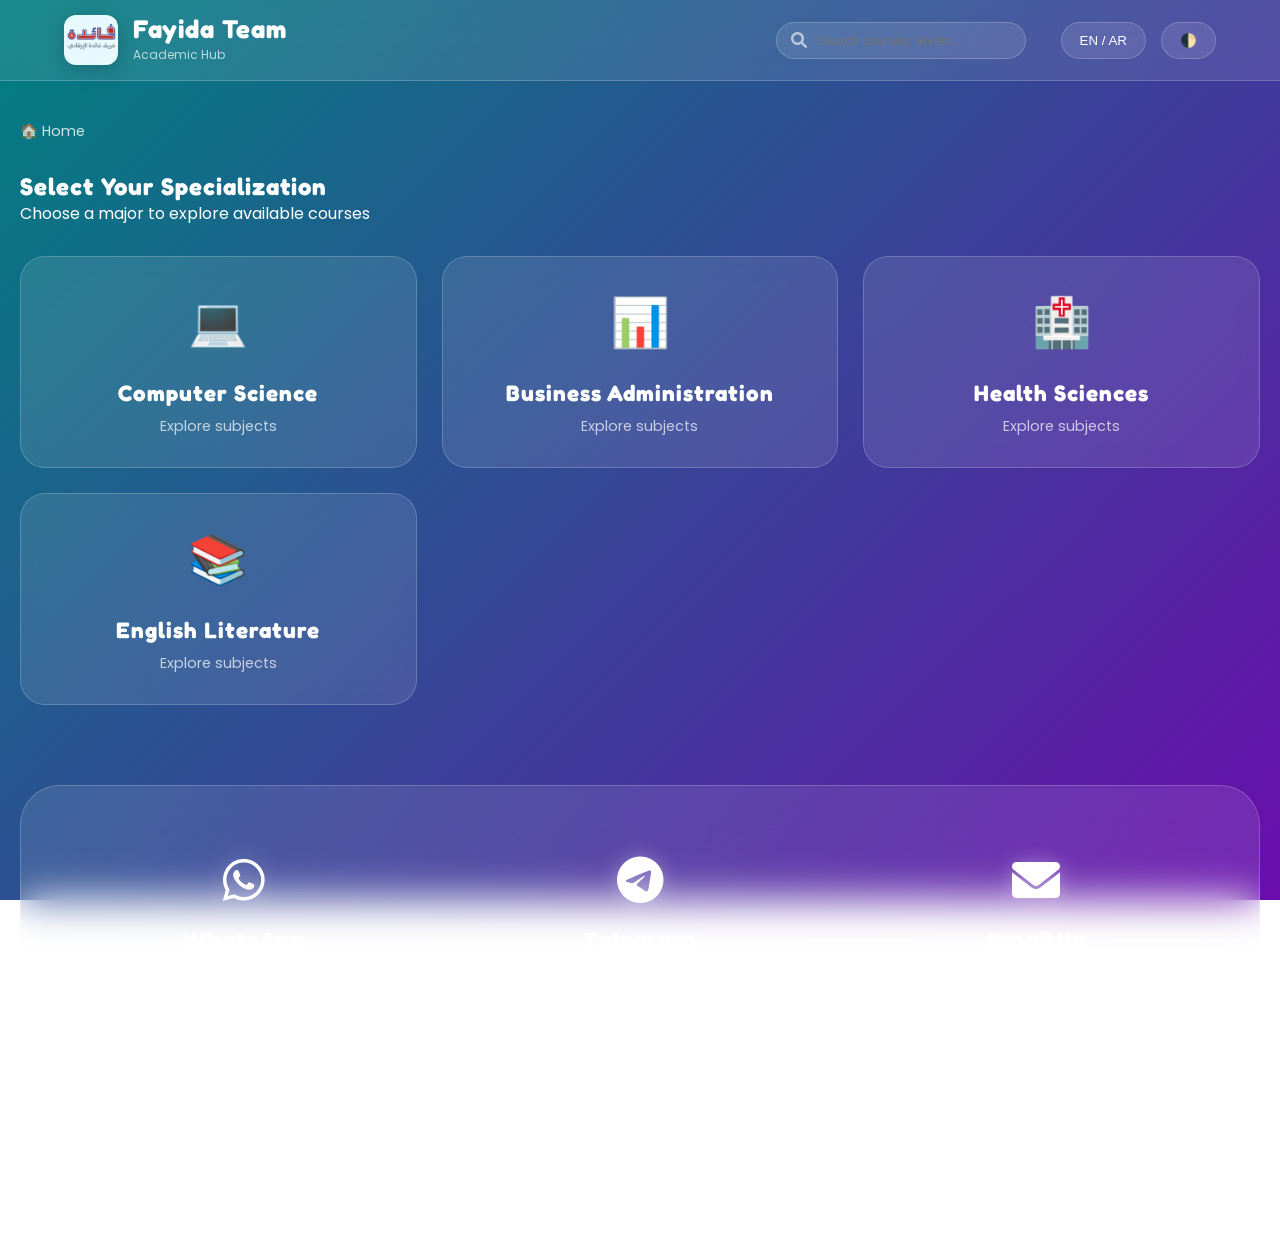
<file: index.html>
<!DOCTYPE html>
<html lang="en">

<head>
  <meta charset="UTF-8">
  <meta name="viewport" content="width=device-width, initial-scale=1.0">
  <title>Fayida Team - Student Portal</title>
  <link rel="stylesheet" href="styles.css">

  <!-- Site Favicon Configuration -->
  <link rel="icon" type="image/png" href="icon_online-course.png">
  <link rel="apple-touch-icon" href="icon_online-course.png">

  <link
    href="https://fonts.googleapis.com/css2?family=Cairo:wght@400;600;700&family=Poppins:wght@300;400;600&family=Fredoka+One&display=swap"
    rel="stylesheet">
  <link rel="stylesheet" href="https://cdnjs.cloudflare.com/ajax/libs/font-awesome/6.0.0/css/all.min.css">
</head>

<body class="spa-body">
  <!-- Interactive Loader Screen -->
  <div id="site-loader">
    <img src="fayida_logo.png" alt="Loading..." class="loader-logo">
    <div class="loader-text">Fayida Team</div>
  </div>

  <header class="main-header">
    <div class="header-content">
      <div class="logo-area" onclick="navigateHome()">
        <!-- Official Site Logo -->
        <img src="fayida_logo.png" alt="Fayida Team Logo" class="site-logo">
        <div class="logo-text">
          <h1 id="t-platform-name" class="fredoka">Fayida Team</h1>
          <p id="t-tagline">Academic Hub</p>
        </div>
      </div>
      <div class="header-controls">
        <div class="search-area">
          <i class="fas fa-search"></i>
          <input type="text" id="site-search" placeholder="Search courses, levels..."
            oninput="handleSearch(this.value)">
          <div id="search-results" class="search-dropdown"></div>
        </div>
        <button id="lang-toggle" class="icon-btn">EN / AR</button>
        <button id="theme-toggle" class="icon-btn">🌓</button>
      </div>
    </div>
  </header>

  <main id="app-container" class="app-main">
    <!-- Breadcrumb Navigation -->
    <nav id="learning-path" class="breadcrumb-nav"></nav>

    <!-- Views will be injected here dynamically -->
    <section id="view-majors" class="view-container active">
      <div class="view-header">
        <h2 id="t-select-major">Select Your Specialization</h2>
        <p id="t-major-desc">Choose a major to explore available courses</p>
      </div>
      <div id="majors-grid" class="grid-layout">
        <!-- Major cards will be injected here -->
      </div>
    </section>

    <section id="view-courses" class="view-container">
      <div class="navigation-bar">
        <button class="back-btn" onclick="navigateHome()">← <span id="t-back">Back</span></button>
        <h2 id="current-major-title">Major Placeholder</h2>
      </div>
      <div id="courses-grid" class="grid-layout">
        <!-- Course cards will be injected here -->
      </div>
    </section>

    <section id="view-content" class="view-container">
      <div class="navigation-bar">
        <button class="back-btn" onclick="navigateToCourses()">← <span id="t-back-courses">Back to
            Subjects</span></button>
        <div class="content-header-info">
          <h2 id="current-course-title">Course Placeholder</h2>
          <span id="current-course-code" class="badge">CS1101</span>
        </div>
      </div>

      <div class="content-layout">
        <aside class="timeline-sidebar">
          <ul id="weeks-list" class="timeline-nav">
            <!-- Weeks 1-9 navigation -->
          </ul>
        </aside>
        <div id="week-details" class="content-display">
          <!-- Specific week content displayed here -->
        </div>
      </div>
    </section>

    <!-- Contact Section -->
    <section id="contact-info" class="contact-section">
      <a href="https://wa.me/yournumber" class="contact-card whatsapp">
        <i class="fab fa-whatsapp social-float"></i>
        <h4 id="t-whatsapp">WhatsApp</h4>
        <p>Direct Support</p>
      </a>
      <a href="https://t.me/yourusername" class="contact-card telegram">
        <i class="fab fa-telegram-plane social-float" style="animation-delay: 0.5s;"></i>
        <h4 id="t-telegram">Telegram</h4>
        <p>Join Community</p>
      </a>
      <a href="mailto:osamaelpano@gmail.com" class="contact-card email">
        <i class="fas fa-envelope social-float" style="animation-delay: 1s;"></i>
        <h4 id="t-email">Email Us</h4>
        <p>osamaelpano@gmail.com</p>
      </a>
    </section>
  </main>

  <footer class="main-footer">
    <p>© 2025 Fayida Team - All rights reserved</p>
  </footer>

  <script src="script.js"></script>
</body>

</html>
</file>
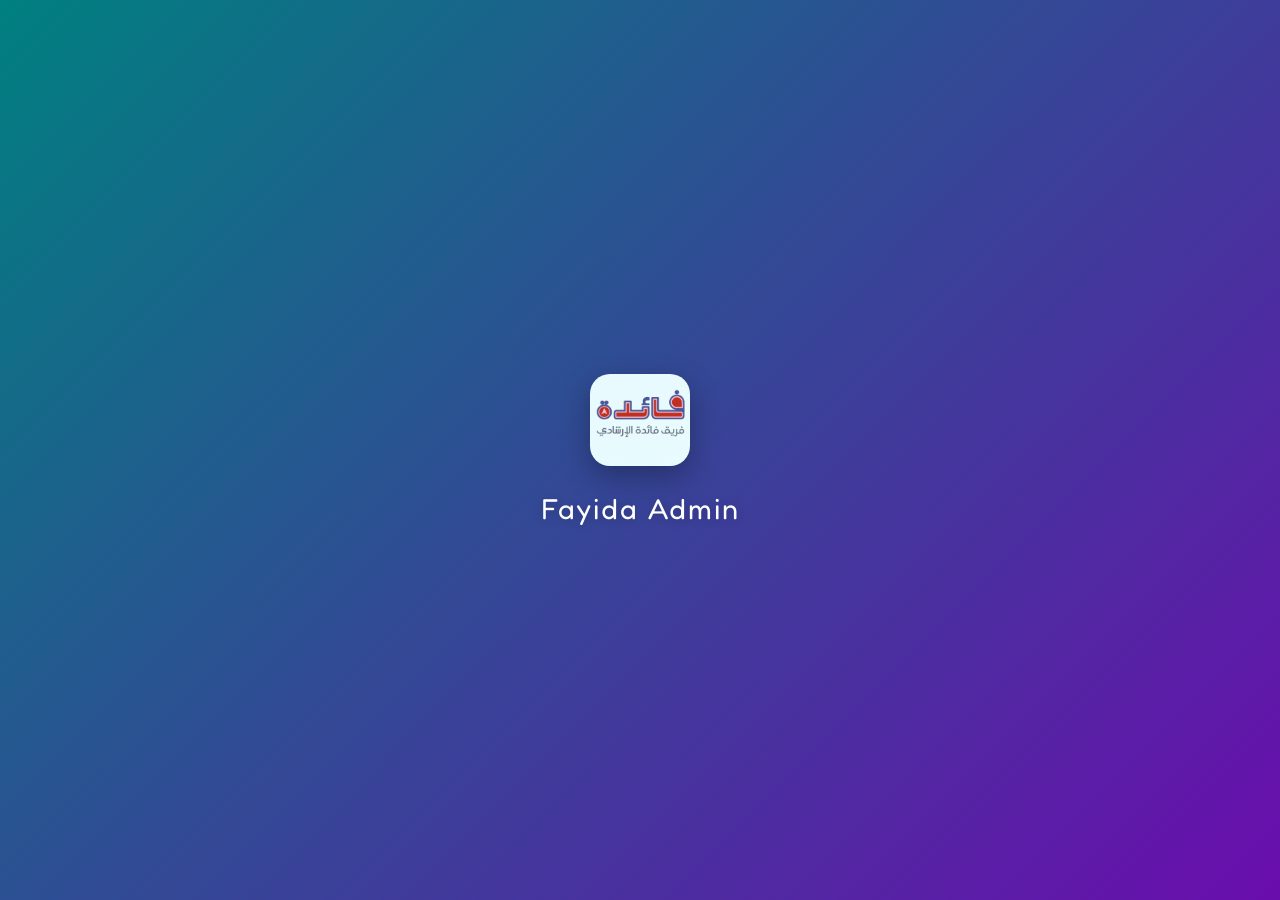
<file: super-admin.html>
<!DOCTYPE html>
<html lang="en">

<head>
    <meta charset="UTF-8">
    <meta name="viewport" content="width=device-width, initial-scale=1.0">
    <title>Super Admin - Private Control Panel</title>
    <link rel="stylesheet" href="styles.css">

    <!-- Site Favicon Configuration -->
    <link rel="icon" type="image/png" href="icon_online-course.png">
    <link rel="apple-touch-icon" href="icon_online-course.png">

    <link
        href="https://fonts.googleapis.com/css2?family=Cairo:wght@400;600;700&family=Poppins:wght@300;400;600&family=Fredoka+One&display=swap"
        rel="stylesheet">
    <link rel="stylesheet" href="https://cdnjs.cloudflare.com/ajax/libs/font-awesome/6.0.0/css/all.min.css">
</head>

<body class="admin-body">
    <!-- Interactive Loader Screen -->
    <div id="site-loader">
        <img src="fayida_logo.png" alt="Loading..." class="loader-logo">
        <div class="loader-text">Fayida Admin</div>
    </div>

    <header class="main-header">
        <div class="header-content">
            <a href="index.html" class="logo-area" style="text-decoration: none; color: inherit;">
                <!-- Official Site Logo -->
                <img src="fayida_logo.png" alt="Fayida Team Logo" class="site-logo">
                <div class="logo-text">
                    <h1 class="fredoka">Super Admin</h1>
                    <p>Private Management Hub</p>
                </div>
            </a>
            <div class="header-controls">
                <button onclick="hardReset()" class="danger-btn">Hard Reset Site</button>
                <button id="lang-toggle" class="icon-btn">EN / AR</button>
                <button id="theme-toggle" class="icon-btn">🌓</button>
            </div>
        </div>
    </header>

    <main class="app-main admin-dashboard">
        <div class="admin-header">
            <h2>Subject Management</h2>
            <button class="icon-btn" onclick="openOverlay('add-subject-overlay')"
                style="background:var(--primary-teal);">+ Add New Subject</button>
        </div>

        <div id="admin-subjects-grid" class="admin-grid">
            <!-- Subjects will be rendered here -->
        </div>
    </main>

    <!-- Overlay: Add Subject -->
    <div id="add-subject-overlay" class="overlay">
        <div class="form-card">
            <h3>Add New Subject</h3>
            <p style="opacity:0.7; margin-bottom:20px;">Subjects will immediately be visible on the student portal once
                saved.</p>

            <div class="form-group">
                <label>Subject Name</label>
                <input type="text" id="new-subject-name" placeholder="e.g. Programming Fundamentals">
            </div>

            <div class="form-group">
                <label>Specialization</label>
                <select id="new-subject-major" onchange="adaptSubjectForm(this.value)">
                    <option value="cs">Computer Science</option>
                    <option value="business">Business Administration</option>
                    <option value="health">Health Sciences</option>
                    <option value="english">English Literature</option>
                </select>
            </div>

            <div id="adaptive-hint"
                style="margin-bottom:20px; font-size:0.85rem; padding:10px; border-radius:10px; background:rgba(255,255,255,0.05); display:none;">
                <!-- Adaptive hint text -->
            </div>

            <div class="form-group">
                <label>Total Weeks (1-9)</label>
                <input type="number" id="new-subject-weeks" value="9" min="1" max="9">
            </div>

            <div class="actions-row">
                <button class="icon-btn" onclick="addSubject()" style="background:var(--primary-teal); flex:1;">Save &
                    Create</button>
                <button class="icon-btn" onclick="closeOverlay('add-subject-overlay')" style="flex:1;">Cancel</button>
            </div>
        </div>
    </div>

    <!-- Overlay: Week Editor -->
    <div id="week-editor-overlay" class="overlay">
        <div class="form-card" style="max-width: 800px;">
            <div style="display:flex; justify-content:space-between; align-items:flex-start; margin-bottom:30px;">
                <div>
                    <h3 id="editor-subject-name">Subject Name</h3>
                    <p style="opacity:0.7;">Weekly Content Controller</p>
                </div>
                <div style="display:flex; gap:10px;">
                    <button class="icon-btn" onclick="cloneCurrentWeek()" style="background:var(--primary-purple);">
                        <i class="fas fa-copy"></i> Clone Current Week
                    </button>
                    <button class="danger-btn" onclick="saveWeekFromForm(); closeOverlay('week-editor-overlay');">Save &
                        Close</button>
                </div>
            </div>

            <div id="week-tabs-row" class="week-tab-row">
                <!-- Week tabs rendered here -->
            </div>

            <div class="editor-body admin-sectioned-layout">
                <section class="admin-form-section">
                    <h4 class="section-title"><i class="fas fa-info-circle"></i> Basic Info</h4>
                    <div class="form-group">
                        <label>Week Title</label>
                        <input type="text" id="edit-week-title" placeholder="Introduction to...">
                    </div>
                </section>

                <section class="admin-form-section">
                    <h4 class="section-title"><i class="fas fa-clock"></i> Scheduling</h4>
                    <div style="display:grid; grid-template-columns: 1fr 1fr; gap:20px;">
                        <div class="form-group">
                            <label>Opening Date & Time</label>
                            <input type="datetime-local" id="edit-week-date">
                        </div>
                        <div class="form-group">
                            <label>Closing Date & Time (Optional)</label>
                            <input type="datetime-local" id="edit-week-expiry">
                        </div>
                    </div>
                </section>

                <section class="admin-form-section">
                    <h4 class="section-title"><i class="fas fa-video"></i> Content & Resources</h4>
                    <div class="form-group" id="video-inputs-container">
                        <!-- Dynamic video inputs injected here -->
                    </div>
                    <div class="form-group">
                        <label>Resource Link (PDF/Drive)</label>
                        <input type="text" id="edit-week-pdf" placeholder="URL to materials">
                    </div>
                </section>

                <section class="admin-form-section">
                    <h4 class="section-title"><i class="fas fa-comments"></i> interaction</h4>
                    <div class="form-group">
                        <label>Notes & Instructions</label>
                        <textarea id="edit-week-notes" rows="4"
                            placeholder="Briefly describe what students should do..."></textarea>
                    </div>
                    <div class="form-group">
                        <label>Discussion Prompt</label>
                        <input type="text" id="edit-week-discussion" placeholder="Prompt for the discussion forum">
                    </div>
                </section>
            </div>
        </div>
    </div>

    <script>
        // Norah part
        const config = {
            apiKey: "empty_for_now", 
            authDomain: "fayida-team.firebaseapp.com",
            projectId: "fayida-team"
        };
        
        if (!firebase.apps.length) { 
            firebase.initializeApp(config); 
        }

        firebase.auth().onAuthStateChanged((user) => {
            if (!user) {
                console.log("access denied");
                window.location.href = "login.html";
            }
        });
    </script>
    </body>
</html>
</file>
<file: styles.css>
:root {
  --primary-teal: #008080;
  --primary-purple: #6a0dad;
  --glass-bg: rgba(255, 255, 255, 0.1);
  --glass-border: rgba(255, 255, 255, 0.2);
  --text-color: #ffffff;
  --bg-gradient: linear-gradient(135deg, #008080, #6a0dad);
  --card-shadow: 0 8px 32px 0 rgba(31, 38, 135, 0.37);
  --transition-smooth: all 0.4s cubic-bezier(0.23, 1, 0.32, 1);
  --accent-color: var(--primary-teal);
}

.dark-mode {
  --glass-bg: rgba(0, 0, 0, 0.4);
  --glass-border: rgba(255, 255, 255, 0.1);
  --bg-gradient: linear-gradient(135deg, #004d4d, #330066);
}

* {
  margin: 0;
  padding: 0;
  box-sizing: border-box;
}

body {
  font-family: 'Poppins', 'Cairo', sans-serif;
  color: var(--text-color);
  background: var(--bg-gradient);
  background-attachment: fixed;
  min-height: 100vh;
  transition: var(--transition-smooth);
}

h1,
h2,
h3,
.fredoka {
  font-family: 'Fredoka One', cursive;
  letter-spacing: 1px;
}

/* Header Styling */
.main-header {
  background: var(--glass-bg);
  backdrop-filter: blur(15px);
  border-bottom: 1px solid var(--glass-border);
  padding: 15px 5%;
  position: sticky;
  top: 0;
  z-index: 1000;
}

.header-content {
  display: flex;
  justify-content: space-between;
  align-items: center;
  max-width: 1400px;
  margin: 0 auto;
}

.logo-area {
  display: flex;
  align-items: center;
  gap: 15px;
  cursor: pointer;
}

.logo-placeholder {
  width: 45px;
  height: 45px;
  background: white;
  border-radius: 12px;
  display: flex;
  justify-content: center;
  align-items: center;
  color: var(--primary-teal);
  font-size: 1.5rem;
  box-shadow: 0 4px 15px rgba(0, 0, 0, 0.1);
  display: none;
  /* Hide placeholder since we have the real logo */
}

.logo-text h1 {
  font-size: 1.6rem;
  font-weight: 700;
  margin: 0;
  line-height: 1;
}

.logo-text p {
  font-size: 0.75rem;
  opacity: 0.7;
  margin-top: 4px;
}

/* Site Logo Styling */
.site-logo {
  height: 50px;
  width: auto;
  border-radius: 12px;
  transition: var(--transition-smooth);
  filter: drop-shadow(0 4px 10px rgba(0, 0, 0, 0.2));
  animation: logoEntrance 0.8s cubic-bezier(0.175, 0.885, 0.32, 1.275);
}

@keyframes logoEntrance {
  0% {
    transform: scale(0.5) translateY(-20px);
    opacity: 0;
  }

  100% {
    transform: scale(1) translateY(0);
    opacity: 1;
  }
}

.logo-area:hover .site-logo {
  transform: scale(1.05) rotate(-2deg);
  filter: drop-shadow(0 6px 15px rgba(0, 0, 0, 0.3));
}

.logo-area:active .site-logo {
  transform: scale(0.95);
}

.header-controls {
  display: flex;
  gap: 15px;
}

.icon-btn {
  background: rgba(255, 255, 255, 0.1);
  border: 1px solid var(--glass-border);
  color: white;
  padding: 8px 18px;
  border-radius: 20px;
  cursor: pointer;
  transition: var(--transition-smooth);
}

.icon-btn:hover {
  background: rgba(255, 255, 255, 0.2);
  transform: translateY(-2px);
}

/* Main Container */
.app-main {
  max-width: 1400px;
  margin: 40px auto;
  padding: 0 20px;
  min-height: 70vh;
}

.view-container {
  display: none;
  animation: fadeIn 0.6s ease;
}

.view-container.active {
  display: block;
}

/* Search Bar */
.search-area {
  position: relative;
  margin-right: 20px;
}

.search-area input {
  background: rgba(255, 255, 255, 0.1);
  border: 1px solid var(--glass-border);
  padding: 10px 15px 10px 40px;
  border-radius: 25px;
  color: white;
  width: 250px;
  transition: var(--transition-smooth);
}

.search-area i {
  position: absolute;
  left: 15px;
  top: 50%;
  transform: translateY(-50%);
  opacity: 0.6;
}

.search-area input:focus {
  width: 350px;
  background: rgba(255, 255, 255, 0.2);
  outline: none;
  box-shadow: 0 0 20px rgba(0, 0, 0, 0.1);
}

.search-dropdown {
  position: absolute;
  top: 100%;
  left: 0;
  width: 100%;
  background: rgba(0, 0, 0, 0.9);
  backdrop-filter: blur(20px);
  border-radius: 15px;
  margin-top: 10px;
  max-height: 400px;
  overflow-y: auto;
  z-index: 2000;
  display: none;
  border: 1px solid var(--glass-border);
}

.search-result-item {
  padding: 15px;
  border-bottom: 1px solid rgba(255, 255, 255, 0.1);
  cursor: pointer;
  transition: background 0.3s;
}

.search-result-item:hover {
  background: rgba(255, 255, 255, 0.1);
}

.search-result-item .match-type {
  font-size: 0.7rem;
  text-transform: uppercase;
  opacity: 0.6;
  display: block;
}

/* Breadcrumb / Learning Path */
.breadcrumb-nav {
  display: flex;
  gap: 10px;
  margin-bottom: 30px;
  font-size: 0.9rem;
  opacity: 0.8;
}

.breadcrumb-nav span {
  cursor: pointer;
}

.breadcrumb-nav span:hover {
  text-decoration: underline;
}

.breadcrumb-nav .separator {
  opacity: 0.4;
}

.grid-layout {
  display: grid;
  grid-template-columns: repeat(auto-fill, minmax(300px, 1fr));
  gap: 25px;
  margin-top: 30px;
}

.card {
  background: var(--glass-bg);
  backdrop-filter: blur(10px);
  border: 1px solid var(--glass-border);
  border-radius: 25px;
  padding: 30px;
  cursor: pointer;
  transition: var(--transition-smooth);
  text-align: center;
}

.card:hover {
  transform: translateY(-10px) scale(1.02);
  box-shadow: 0 15px 45px rgba(0, 0, 0, 0.2);
  border-color: rgba(255, 255, 255, 0.5);
}

.card i,
.card .icon {
  font-size: 3rem;
  margin-bottom: 20px;
  display: block;
}

.card h3 {
  font-size: 1.4rem;
  margin-bottom: 10px;
}

.card p {
  font-size: 0.9rem;
  opacity: 0.7;
}

/* Navigation Bar */
.navigation-bar {
  display: flex;
  align-items: center;
  gap: 20px;
  margin-bottom: 40px;
  padding: 10px 0;
}

.back-btn {
  background: transparent;
  border: none;
  color: white;
  font-size: 1.1rem;
  cursor: pointer;
  font-weight: 600;
  opacity: 0.8;
  transition: opacity 0.3s;
}

.back-btn:hover {
  opacity: 1;
}

/* Content Layout (Subject View) */
.content-layout {
  display: grid;
  grid-template-columns: 280px 1fr;
  gap: 40px;
}

.timeline-sidebar {
  background: var(--glass-bg);
  backdrop-filter: blur(10px);
  border-radius: 25px;
  padding: 20px;
  height: fit-content;
  position: sticky;
  top: 100px;
}

.timeline-nav {
  list-style: none;
}

.timeline-nav li {
  padding: 15px 20px;
  margin-bottom: 8px;
  border-radius: 15px;
  cursor: pointer;
  transition: var(--transition-smooth);
  display: flex;
  justify-content: space-between;
  align-items: center;
  font-weight: 600;
}

.timeline-nav li:hover {
  background: rgba(255, 255, 255, 0.1);
}

.timeline-nav li.active {
  background: var(--primary-teal);
  box-shadow: 0 4px 15px rgba(0, 128, 128, 0.4);
}

.content-display {
  background: var(--glass-bg);
  backdrop-filter: blur(15px);
  border-radius: 30px;
  padding: 40px;
  border: 1px solid var(--glass-border);
}

.badge {
  background: rgba(255, 255, 255, 0.2);
  padding: 4px 12px;
  border-radius: 12px;
  font-size: 0.8rem;
  font-weight: 600;
}

.media-section {
  margin-top: 30px;
}

.media-card {
  background: rgba(255, 255, 255, 0.05);
  border-radius: 20px;
  padding: 20px;
  margin-bottom: 20px;
  border: 1px solid rgba(255, 255, 255, 0.1);
}

.media-card h4 {
  margin-bottom: 15px;
  color: #a6ffcb;
}

/* Admin Specific Styles */
.admin-dashboard {
  padding-top: 20px;
}

.admin-header {
  display: flex;
  justify-content: space-between;
  align-items: center;
  margin-bottom: 40px;
}

.danger-btn {
  background: #ff4757;
  color: white;
  border: none;
  padding: 10px 20px;
  border-radius: 12px;
  font-weight: 700;
  cursor: pointer;
  transition: var(--transition-smooth);
}

.danger-btn:hover {
  background: #ff6b81;
  transform: translateY(-2px);
  box-shadow: 0 4px 15px rgba(255, 71, 87, 0.4);
}

.admin-grid {
  display: grid;
  grid-template-columns: repeat(auto-fill, minmax(350px, 1fr));
  gap: 30px;
}

.admin-card {
  background: var(--glass-bg);
  backdrop-filter: blur(15px);
  border: 1px solid var(--glass-border);
  border-radius: 25px;
  padding: 25px;
  transition: var(--transition-smooth);
}

.admin-card:hover {
  border-color: rgba(255, 255, 255, 0.4);
}

.actions-row {
  display: flex;
  gap: 10px;
  margin-top: 20px;
}

/* Admin Sectioned Layout */
.admin-sectioned-layout {
  display: flex;
  flex-direction: column;
  gap: 30px;
}

.admin-form-section {
  background: rgba(255, 255, 255, 0.03);
  padding: 25px;
  border-radius: 20px;
  border: 1px solid rgba(255, 255, 255, 0.05);
}

.section-title {
  font-size: 1.1rem;
  margin-bottom: 20px;
  color: var(--primary-teal);
  display: flex;
  align-items: center;
  gap: 10px;
}

.opening-time-badge {
  display: inline-block;
  padding: 10px 20px;
  background: rgba(255, 255, 255, 0.1);
  border-radius: 12px;
  margin-top: 15px;
  font-weight: 600;
  border: 1px solid var(--glass-border);
}

.status-label {
  padding: 4px 10px;
  border-radius: 8px;
  font-size: 0.75rem;
  font-weight: 700;
  text-transform: uppercase;
}

.status-scheduled {
  background: #3498db;
}

.status-open {
  background: #2ecc71;
}

.status-closed {
  background: #e74c3c;
}

.status-draft {
  background: #95a5a6;
}

/* Modal / Overlay Forms */
.overlay {
  position: fixed;
  top: 0;
  left: 0;
  width: 100%;
  height: 100%;
  background: rgba(0, 0, 0, 0.8);
  backdrop-filter: blur(10px);
  display: none;
  justify-content: center;
  align-items: center;
  z-index: 2000;
  padding: 20px;
}

.overlay.active {
  display: flex;
  animation: fadeIn 0.3s ease;
}

.form-card {
  background: var(--glass-bg);
  border: 1px solid var(--glass-border);
  border-radius: 30px;
  padding: 40px;
  width: 100%;
  max-width: 600px;
  max-height: 90vh;
  overflow-y: auto;
}

.form-group {
  margin-bottom: 20px;
  text-align: left;
}

.form-group label {
  display: block;
  margin-bottom: 8px;
  font-weight: 600;
  font-size: 0.9rem;
  opacity: 0.9;
}

.form-group input,
.form-group textarea,
.form-group select {
  width: 100%;
  background: rgba(255, 255, 255, 0.05);
  border: 1px solid var(--glass-border);
  padding: 12px 15px;
  border-radius: 12px;
  color: white;
  outline: none;
  font-family: inherit;
}

.form-group input:focus {
  border-color: var(--primary-teal);
  background: rgba(255, 255, 255, 0.1);
}

/* Weekly Editor Specifics */
.week-tab-row {
  display: flex;
  gap: 5px;
  overflow-x: auto;
  margin-bottom: 25px;
  padding-bottom: 10px;
}

.week-tab {
  background: rgba(255, 255, 255, 0.1);
  padding: 8px 15px;
  border-radius: 10px;
  cursor: pointer;
  white-space: nowrap;
  font-size: 0.85rem;
}

.week-tab.active {
  background: var(--primary-teal);
}

.media-stack {
  display: flex;
  flex-direction: column;
  gap: 25px;
}

.video-container {
  position: relative;
  padding-bottom: 56.25%;
  height: 0;
  overflow: hidden;
  border-radius: 15px;
  background: #000;
}

.video-container iframe {
  position: absolute;
  top: 0;
  left: 0;
  width: 100%;
  height: 100%;
}

.download-link {
  display: inline-block;
  padding: 15px 25px;
  background: rgba(255, 255, 255, 0.1);
  border: 1px dashed var(--glass-border);
  border-radius: 15px;
  color: #a6ffcb;
  text-decoration: none;
  transition: var(--transition-smooth);
}

.download-link:hover {
  background: rgba(255, 255, 255, 0.2);
}

.notes-box {
  background: rgba(0, 0, 0, 0.2);
  padding: 20px;
  border-radius: 15px;
  font-size: 0.95rem;
  line-height: 1.6;
  border-left: 4px solid var(--primary-teal);
}

.locked-state {
  text-align: center;
  padding: 60px 20px;
  opacity: 0.8;
}

/* RTL Handling */
[dir="rtl"] {
  text-align: right;
}

[dir="rtl"] .back-btn span {
  transform: rotate(180deg);
}

/* Animations */
@keyframes fadeIn {
  from {
    opacity: 0;
    transform: translateY(10px);
  }

  to {
    opacity: 1;
    transform: translateY(0);
  }
}

@media (max-width: 992px) {
  .content-layout {
    grid-template-columns: 1fr;
  }

  .timeline-sidebar {
    position: static;
    margin-bottom: 30px;
  }
}

/* Contact Section */
.contact-section {
  display: grid;
  grid-template-columns: repeat(auto-fit, minmax(280px, 1fr));
  gap: 30px;
  margin: 80px auto;
  padding: 40px;
  background: var(--glass-bg);
  backdrop-filter: blur(20px);
  border: 1px solid var(--glass-border);
  border-radius: 40px;
  text-align: center;
}

.contact-card {
  padding: 30px;
  text-decoration: none;
  color: white;
  transition: var(--transition-smooth);
}

.contact-card i {
  font-size: 3rem;
  margin-bottom: 20px;
  display: block;
  filter: drop-shadow(0 0 10px rgba(255, 255, 255, 0.3));
}

.contact-card h4 {
  font-size: 1.4rem;
  margin-bottom: 10px;
}

.contact-card:hover {
  transform: translateY(-10px);
}

.contact-card.whatsapp:hover i {
  color: #25D366;
  filter: drop-shadow(0 0 20px #25D366);
}

.contact-card.telegram:hover i {
  color: #0088cc;
  filter: drop-shadow(0 0 20px #0088cc);
}

.contact-card.email:hover i {
  color: #ff4757;
  filter: drop-shadow(0 0 20px #ff4757);
}

.main-footer {
  text-align: center;
  padding: 40px;
  opacity: 0.6;
  font-size: 0.9rem;
  border-top: 1px solid var(--glass-border);
}

/* Animations for Icons */
@keyframes float {
  0% {
    transform: translateY(0);
  }

  50% {
    transform: translateY(-10px);
  }

  100% {
    transform: translateY(0);
  }
}

.social-float {
  animation: float 3s ease-in-out infinite;
}

/* Loader Styles */
#site-loader {
  position: fixed;
  top: 0;
  left: 0;
  width: 100%;
  height: 100%;
  background: var(--bg-gradient);
  display: flex;
  flex-direction: column;
  justify-content: center;
  align-items: center;
  z-index: 9999;
  transition: opacity 0.6s ease, visibility 0.6s;
}

#site-loader.hidden {
  opacity: 0;
  visibility: hidden;
}

.loader-logo {
  width: 100px;
  border-radius: 20px;
  animation: pulse 2s infinite ease-in-out;
  box-shadow: 0 10px 30px rgba(0, 0, 0, 0.3);
}

.loader-text {
  margin-top: 25px;
  font-family: 'Fredoka One', cursive;
  font-size: 1.8rem;
  letter-spacing: 2px;
  color: white;
  text-shadow: 0 2px 10px rgba(0, 0, 0, 0.2);
}

@keyframes pulse {
  0% {
    transform: scale(1);
    opacity: 1;
    box-shadow: 0 0 0 0 rgba(255, 255, 255, 0.4);
  }

  50% {
    transform: scale(1.05);
    opacity: 0.8;
    box-shadow: 0 0 20px 10px rgba(255, 255, 255, 0);
  }

  100% {
    transform: scale(1);
    opacity: 1;
    box-shadow: 0 0 0 0 rgba(255, 255, 255, 0);
  }
}

/* Learning Path & Progress */
.progress-container {
  width: 100%;
  height: 8px;
  background: rgba(255, 255, 255, 0.1);
  border-radius: 4px;
  margin: 15px 0;
  overflow: hidden;
}

.progress-bar {
  height: 100%;
  background: var(--accent-color);
  width: 0%;
  transition: width 1s ease;
}
</file>
